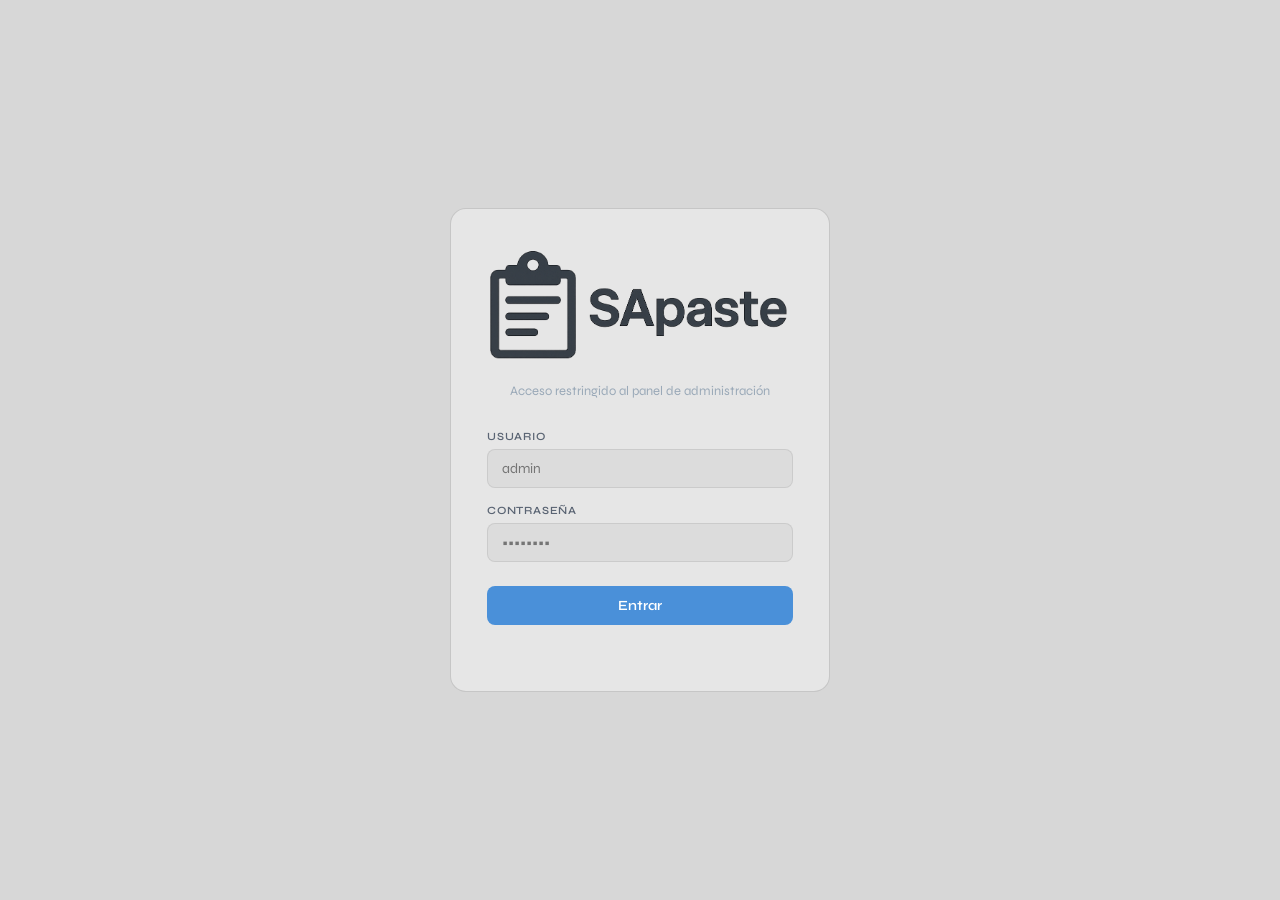
<file: web/admin dashboard/index.html>
<!DOCTYPE html>
<html lang="es">
<head>
    <meta charset="UTF-8">
    <meta name="viewport" content="width=device-width, initial-scale=1.0">
    <title>SApaste — Admin</title>
    <link rel="stylesheet" href="styles/style.css">
    <link rel="icon" href="../img/sapaste-icon.png" type="image/png">
    <link rel="preconnect" href="https://fonts.googleapis.com">
    <link href="https://fonts.googleapis.com/css2?family=JetBrains+Mono:wght@400;500&family=Syne:wght@400;500;600;700&display=swap" rel="stylesheet">
</head>
<body>

    <!-- Login overlay -->
    <div id="login-overlay" class="login-overlay">
        <div class="login-box">
            <div class="login-logo">
                <img src="../img/sapaste-logo-dark.png" alt="SApaste" class="logo-claro" width="300px">
                <img src="../img/sapaste-logo-white.png" alt="SApaste" class="logo-oscuro" width="300px">
            </div>
            <p class="login-sub">Acceso restringido al panel de administración</p>
            <div class="login-field">
                <label>Usuario</label>
                <input type="text" id="login-user" placeholder="admin" autocomplete="off">
            </div>
            <div class="login-field">
                <label>Contraseña</label>
                <input type="password" id="login-pass" placeholder="••••••••">
            </div>
            <button class="login-btn" onclick="intentarLogin()">Entrar</button>
            <p class="login-error" id="login-error"></p>
        </div>
    </div>

    <!-- Panel principal -->
    <div id="panel" class="panel hidden">

        <!-- Sidebar -->
        <aside class="sidebar">
            <div class="sidebar-logo">
                <img src="../img/sapaste-logo-dark.png" alt="SApaste" class="logo-claro" width="180px">
                <img src="../img/sapaste-logo-white.png" alt="SApaste" class="logo-oscuro" width="180px">
            </div>
            <nav class="sidebar-nav">
                <a class="nav-item active" data-section="pastes">
                    <span class="nav-icon">◈</span>
                    <span>Pastes</span>
                </a>
                <a class="nav-item" data-section="stats">
                    <span class="nav-icon">◉</span>
                    <span>Estadísticas</span>
                </a>
                <a class="nav-item" data-section="config">
                    <span class="nav-icon">◎</span>
                    <span>Configuración</span>
                </a>
            </nav>
            <div class="sidebar-footer">
                <div class="sidebar-user">
                    <div class="user-avatar">SA</div>
                    <div class="user-info">
                        <span class="user-name">admin</span>
                        <span class="user-role">superuser</span>
                    </div>
                </div>
                <button class="logout-btn" onclick="cerrarSesion()">↩</button>
            </div>
        </aside>

        <!-- Contenido principal -->
        <main class="main">

            <!-- Sección pastes -->
            <section id="section-pastes" class="section active">

                <div class="section-header">
                    <div>
                        <h1 class="section-title">Pastes</h1>
                        <p class="section-sub">Gestión completa de todos los clipboards</p>
                        <span class="reloj" id="reloj">00:00:00</span>
                    </div>
                    <button class="btn-primary" onclick="recargarTabla()">↺ Recargar</button>
                </div>

                <!-- Métricas -->
                <div class="stats-grid">
                    <div class="stat-card">
                        <div class="stat-card-text">
                            <span class="stat-label">Total</span>
                            <span class="stat-value" id="stat-total">—</span>
                        </div>
                        <div class="stat-icon">
                            <img src="../img/icons/light/total-pastes.png" alt="Total pastes" class="logo-claro" style="width: 32px; margin: auto;">
                            <img src="../img/icons/dark/total-pastes.png" alt="Total pastes" class="logo-oscuro" style="width: 32px; margin: auto;">
                        </div>
                    </div>
                    <div class="stat-card">
                        <div class="stat-card-text">
                            <span class="stat-label">Públicos</span>
                            <span class="stat-value success" id="stat-pub">15</span>
                        </div>
                        <div class="stat-icon">
                            <img src="../img/icons/shared/paste-public.png" alt="Public pastes" class="iconos-pastes">
                        </div>
                    </div>
                    <div class="stat-card">
                        <div class="stat-card-text">
                            <span class="stat-label">Con invitados</span>
                            <span class="stat-value warning" id="stat-inv">—</span>
                        </div>
                        <div class="stat-icon">
                            <img src="../img/icons/shared/paste-guests.png" alt="Pastes with guests" class="iconos-pastes">
                        </div>
                    </div>
                    <div class="stat-card">
                        <div class="stat-card-text">
                            <span class="stat-label">Estrictos</span>
                            <span class="stat-value danger" id="stat-strict">—</span>
                        </div>
                        <div class="stat-icon">
                            <img src="../img/icons/shared/paste-strict.png" alt="Strict pastes" class="iconos-pastes">
                        </div>
                        
                    </div>
                </div>

                <!-- Toolbar -->
                <div class="table-toolbar">
                    <input 
                        type="text" 
                        class="search-input" 
                        id="search-input"
                        placeholder="Buscar por título o ID..."
                        oninput="filtrarTabla()"
                    >
                    <div class="filter-group">
                        <button class="filter-btn active" data-filter="todos" onclick="setFiltro(this)">Todos</button>
                        <button class="filter-btn" data-filter="publico" onclick="setFiltro(this)">Público</button>
                        <button class="filter-btn" data-filter="invitados" onclick="setFiltro(this)">Invitados</button>
                        <button class="filter-btn" data-filter="estricto" onclick="setFiltro(this)">Estricto</button>
                    </div>
                </div>

                <!-- Tabla -->
                <div class="table-wrapper">
                    <table class="data-table">
                        <thead>
                            <tr>
                                <th>ID</th>
                                <th>Título</th>
                                <th>Preview</th>
                                <th>Visibilidad</th>
                                <th>Creado</th>
                                <th>Acciones</th>
                            </tr>
                        </thead>
                        <tbody id="tabla-body">
                            <!-- filas inyectadas por JS -->
                        </tbody>
                    </table>

                    <!-- Estado vacío -->
                    <div class="table-empty hidden" id="tabla-empty">
                        <span class="empty-icon">◌</span>
                        <span>No se encontraron pastes</span>
                    </div>

                    <!-- Estado carga -->
                    <div class="table-loading" id="tabla-loading">
                        <div class="loading-bar"></div>
                    </div>
                </div>

                <!-- Paginación -->
                <div class="pagination" id="paginacion">
                    <span class="pagination-info" id="pag-info">— resultados</span>
                    <div class="pagination-btns" id="pag-btns"></div>
                </div>

            </section>

            <!-- Sección stats (placeholder) -->
            <section id="section-stats" class="section">
                <div class="section-header">
                    <div>
                        <h1 class="section-title">Estadísticas</h1>
                        <p class="section-sub">Resumen del estado actual del sistema</p>
                    </div>
                    <button class="btn-primary" onclick="actualizarStats()">↺ Actualizar</button>
                </div>
            
                <div class="stats-grid">
                    <div class="stat-card">
                        <div class="stat-card-text">
                            <span class="stat-label">Total</span>
                            <span class="stat-value" id="stat-total">—</span>
                        </div>
                        <div class="stat-icon">
                            <img src="../img/icons/light/total-pastes.png" alt="Total pastes" class="logo-claro" style="width: 32px; margin: auto;">
                            <img src="../img/icons/dark/total-pastes.png" alt="Total pastes" class="logo-oscuro" style="width: 32px; margin: auto;">
                        </div>
                    </div>
                    <div class="stat-card">
                        <div class="stat-card-text">
                            <span class="stat-label">Públicos</span>
                            <span class="stat-value success" id="stat-pub">15</span>
                        </div>
                        <div class="stat-icon">
                            <img src="../img/icons/shared/paste-public.png" alt="Public pastes" class="iconos-pastes">
                        </div>
                    </div>
                    <div class="stat-card">
                        <div class="stat-card-text">
                            <span class="stat-label">Con invitados</span>
                            <span class="stat-value warning" id="stat-inv">—</span>
                        </div>
                        <div class="stat-icon">
                            <img src="../img/icons/shared/paste-guests.png" alt="Pastes with guests" class="iconos-pastes">
                        </div>
                    </div>
                    <div class="stat-card">
                        <div class="stat-card-text">
                            <span class="stat-label">Estrictos</span>
                            <span class="stat-value danger" id="stat-strict">—</span>
                        </div>
                        <div class="stat-icon">
                            <img src="../img/icons/shared/paste-strict.png" alt="Strict pastes" class="iconos-pastes">
                        </div>
                        
                    </div>
                </div>
            </section>

            <!-- Sección config (placeholder) -->
            <section id="section-config" class="section">
                <div class="section-header">
                    <div>
                        <h1 class="section-title">Configuración</h1>
                        <p class="section-sub">Ajustes del panel de administración</p>
                    </div>
                </div>
            
                <div class="config-card">
                    <div class="config-row">
                        <div class="config-info">
                            <span class="config-label">Tema</span>
                            <span class="config-desc">Cambia entre modo claro y oscuro</span>
                        </div>
                        <div class="theme-toggle" id="theme-toggle" onclick="toggleTema()">
                            <span class="theme-option" id="theme-claro">☀ Claro</span>
                            <span class="theme-option" id="theme-oscuro">☾ Oscuro</span>
                            <div class="theme-slider" id="theme-slider"></div>
                        </div>
                    </div>
                </div>
            </section>

        </main>
    </div>

    <!-- Modal ver/editar paste -->
    <div id="modal-paste" class="modal-overlay hidden">
        <div class="modal-box">
            <div class="modal-header">
                <div>
                    <h3 class="modal-title" id="modal-paste-titulo">Título del paste</h3>
                    <span class="mono modal-id" id="modal-paste-id">id</span>
                </div>
                <button class="modal-close" onclick="cerrarModal()">✕</button>
            </div>
            <div class="modal-body">
                <div class="modal-meta">
                    <span id="modal-paste-badge"></span>
                    <span class="modal-fecha mono" id="modal-paste-fecha"></span>
                </div>
                <div class="modal-content-preview" id="modal-paste-contenido"></div>
            </div>
            <div class="modal-footer">
                <button class="btn-secondary" onclick="cerrarModal()">Cerrar</button>
                <button class="btn-danger" id="modal-btn-eliminar">Eliminar</button>
            </div>
        </div>
    </div>

    <!-- Modal confirmar eliminar -->
    <div id="modal-confirmar" class="modal-overlay hidden">
        <div class="modal-box modal-box-sm">
            <div class="modal-header">
                <h3 class="modal-title">¿Eliminar paste?</h3>
                <button class="modal-close" onclick="cerrarConfirmar()">✕</button>
            </div>
            <p class="modal-warning-text">Esta acción no se puede deshacer. El paste y su contenido se perderán permanentemente.</p>
            <div class="modal-footer">
                <button class="btn-secondary" onclick="cerrarConfirmar()">Cancelar</button>
                <button class="btn-danger" id="confirmar-btn">Eliminar</button>
            </div>
        </div>
    </div>

    <!-- Toast container -->
    <div id="toast-container"></div>

    <script src="js/main.js"></script>
</body>
</html>
</file>
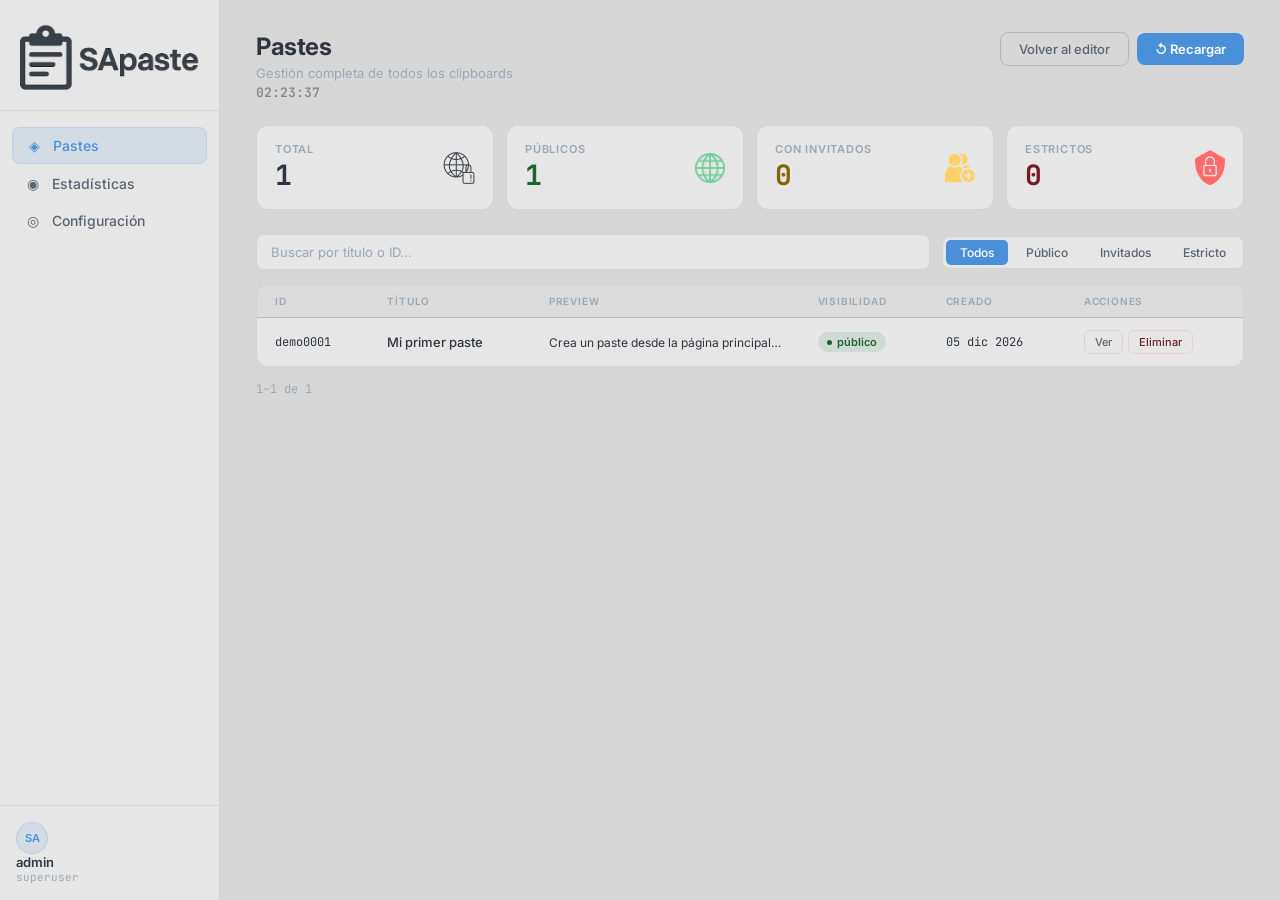
<file: docs/dashboard.html>
<!DOCTYPE html>
<html lang="es">
<head>
    <meta charset="UTF-8">
    <meta name="viewport" content="width=device-width, initial-scale=1.0">
    <title>SApaste — Admin</title>
    <link rel="stylesheet" href="styles/common.css">
    <link rel="stylesheet" href="styles/dashboard.css">
    <link rel="icon" href="img/sapaste-icon.png" type="image/png">
    <link rel="preconnect" href="https://fonts.googleapis.com">
    <link href="https://fonts.googleapis.com/css2?family=Inter:wght@400;500;600;700&family=JetBrains+Mono:wght@400;500&display=swap" rel="stylesheet">
</head>
<body>

    <!-- Panel principal -->
    <div id="panel" class="panel">

        <!-- Sidebar -->
        <aside class="sidebar">
            <div class="sidebar-logo">
                <img src="img/sapaste-logo-dark.png" alt="SApaste" class="logo-claro" width="180px">
                <img src="img/sapaste-logo-white.png" alt="SApaste" class="logo-oscuro" width="180px">
            </div>
            <nav class="sidebar-nav">
                <a class="nav-item active" data-section="pastes">
                    <span class="nav-icon">◈</span>
                    <span>Pastes</span>
                </a>
                <a class="nav-item" data-section="stats">
                    <span class="nav-icon">◉</span>
                    <span>Estadísticas</span>
                </a>
                <a class="nav-item" data-section="config">
                    <span class="nav-icon">◎</span>
                    <span>Configuración</span>
                </a>
            </nav>
            <div class="sidebar-footer">
                <div class="sidebar-user">
                    <div class="user-avatar">SA</div>
                    <div class="user-info">
                        <span class="user-name">admin</span>
                        <span class="user-role">superuser</span>
                    </div>
                </div>
            </div>
        </aside>

        <!-- Contenido principal -->
        <main class="main">

            <!-- Sección pastes -->
            <section id="section-pastes" class="section active">

                <div class="section-header">
                    <div>
                        <h1 class="section-title">Pastes</h1>
                        <p class="section-sub">Gestión completa de todos los clipboards</p>
                        <span class="reloj" id="reloj">00:00:00</span>
                    </div>
                    <div class="section-actions">
                        <a class="btn-secondary" href="index.html">Volver al editor</a>
                        <button class="btn-primary" onclick="recargarTabla()">↺ Recargar</button>
                    </div>
                </div>

                <!-- Métricas -->
                <div class="stats-grid">
                    <div class="stat-card">
                        <div class="stat-card-text">
                            <span class="stat-label">Total</span>
                            <span class="stat-value" id="stat-total">—</span>
                        </div>
                        <div class="stat-icon">
                            <img src="img/icons/light/total-pastes.png" alt="Total pastes" class="logo-claro" style="width: 32px; margin: auto;">
                            <img src="img/icons/dark/total-pastes.png" alt="Total pastes" class="logo-oscuro" style="width: 32px; margin: auto;">
                        </div>
                    </div>
                    <div class="stat-card">
                        <div class="stat-card-text">
                            <span class="stat-label">Públicos</span>
                            <span class="stat-value success" id="stat-pub">0</span>
                        </div>
                        <div class="stat-icon">
                            <img src="img/icons/shared/paste-public.png" alt="Public pastes" class="iconos-pastes">
                        </div>
                    </div>
                    <div class="stat-card">
                        <div class="stat-card-text">
                            <span class="stat-label">Con invitados</span>
                            <span class="stat-value warning" id="stat-inv">—</span>
                        </div>
                        <div class="stat-icon">
                            <img src="img/icons/shared/paste-guests.png" alt="Pastes with guests" class="iconos-pastes">
                        </div>
                    </div>
                    <div class="stat-card">
                        <div class="stat-card-text">
                            <span class="stat-label">Estrictos</span>
                            <span class="stat-value danger" id="stat-strict">—</span>
                        </div>
                        <div class="stat-icon">
                            <img src="img/icons/shared/paste-strict.png" alt="Strict pastes" class="iconos-pastes">
                        </div>
                        
                    </div>
                </div>

                <!-- Toolbar -->
                <div class="table-toolbar">
                    <input 
                        type="text" 
                        class="search-input" 
                        id="search-input"
                        placeholder="Buscar por título o ID..."
                        oninput="filtrarTabla()"
                    >
                    <div class="filter-group">
                        <button class="filter-btn active" data-filter="todos" onclick="setFiltro(this)">Todos</button>
                        <button class="filter-btn" data-filter="publico" onclick="setFiltro(this)">Público</button>
                        <button class="filter-btn" data-filter="invitados" onclick="setFiltro(this)">Invitados</button>
                        <button class="filter-btn" data-filter="estricto" onclick="setFiltro(this)">Estricto</button>
                    </div>
                </div>

                <!-- Tabla -->
                <div class="table-wrapper">
                    <table class="data-table">
                        <thead>
                            <tr>
                                <th>ID</th>
                                <th>Título</th>
                                <th>Preview</th>
                                <th>Visibilidad</th>
                                <th>Creado</th>
                                <th>Acciones</th>
                            </tr>
                        </thead>
                        <tbody id="tabla-body">
                            <!-- filas inyectadas por JS -->
                        </tbody>
                    </table>

                    <!-- Estado vacío -->
                    <div class="table-empty hidden" id="tabla-empty">
                        <span class="empty-icon">◌</span>
                        <span>No se encontraron pastes</span>
                    </div>

                    <!-- Estado carga -->
                    <div class="table" id="tabla-loading">
                        <div class="loading-bar"></div>
                    </div>
                </div>

                <!-- Paginación -->
                <div class="pagination" id="paginacion">
                    <span class="pagination-info" id="pag-info">— resultados</span>
                    <div class="pagination-btns" id="pag-btns"></div>
                </div>

            </section>

            <!-- Sección stats (placeholder) -->
            <section id="section-stats" class="section">
                <div class="section-header">
                    <div>
                        <h1 class="section-title">Estadísticas</h1>
                        <p class="section-sub">Resumen del estado actual del sistema</p>
                    </div>
                    <button class="btn-primary" onclick="actualizarStats()">↺ Actualizar</button>
                </div>
            
                <div class="stats-grid">
                    <div class="stat-card">
                        <div class="stat-card-text">
                            <span class="stat-label">Total</span>
                            <span class="stat-value" id="stat-total">—</span>
                        </div>
                        <div class="stat-icon">
                            <img src="img/icons/light/total-pastes.png" alt="Total pastes" class="logo-claro" style="width: 32px; margin: auto;">
                            <img src="img/icons/dark/total-pastes.png" alt="Total pastes" class="logo-oscuro" style="width: 32px; margin: auto;">
                        </div>
                    </div>
                    <div class="stat-card">
                        <div class="stat-card-text">
                            <span class="stat-label">Públicos</span>
                            <span class="stat-value success" id="stat-pub">0</span>
                        </div>
                        <div class="stat-icon">
                            <img src="img/icons/shared/paste-public.png" alt="Public pastes" class="iconos-pastes">
                        </div>
                    </div>
                    <div class="stat-card">
                        <div class="stat-card-text">
                            <span class="stat-label">Con invitados</span>
                            <span class="stat-value warning" id="stat-inv">—</span>
                        </div>
                        <div class="stat-icon">
                            <img src="img/icons/shared/paste-guests.png" alt="Pastes with guests" class="iconos-pastes">
                        </div>
                    </div>
                    <div class="stat-card">
                        <div class="stat-card-text">
                            <span class="stat-label">Estrictos</span>
                            <span class="stat-value danger" id="stat-strict">—</span>
                        </div>
                        <div class="stat-icon">
                            <img src="img/icons/shared/paste-strict.png" alt="Strict pastes" class="iconos-pastes">
                        </div>
                        
                    </div>
                </div>
            </section>

            <!-- Sección config (placeholder) -->
            <section id="section-config" class="section">
                <div class="section-header">
                    <div>
                        <h1 class="section-title">Configuración</h1>
                        <p class="section-sub">Ajustes del panel de administración</p>
                    </div>
                </div>
            
                <div class="config-card">
                    <div class="config-row">
                        <div class="config-info">
                            <span class="config-label">Tema</span>
                            <span class="config-desc">Cambia entre modo claro y oscuro</span>
                        </div>
                        <div class="theme-toggle" id="theme-toggle" onclick="toggleTema()">
                            <span class="theme-option" id="theme-claro">☀ Claro</span>
                            <span class="theme-option" id="theme-oscuro">☾ Oscuro</span>
                            <div class="theme-slider" id="theme-slider"></div>
                        </div>
                    </div>
                </div>
            </section>

        </main>
    </div>

    <!-- Modal ver/editar paste -->
    <div id="modal-paste" class="modal-overlay hidden">
        <div class="modal-box">
            <div class="modal-header">
                <div>
                    <h3 class="modal-title" id="modal-paste-titulo">Título del paste</h3>
                    <span class="mono modal-id" id="modal-paste-id">id</span>
                </div>
                <button class="modal-close" onclick="cerrarModal()">✕</button>
            </div>
            <div class="modal-body">
                <div class="modal-meta">
                    <span id="modal-paste-badge"></span>
                    <span class="modal-fecha mono" id="modal-paste-fecha"></span>
                </div>
                <div class="modal-content-preview" id="modal-paste-contenido"></div>
            </div>
            <div class="modal-footer">
                <button class="btn-secondary" onclick="cerrarModal()">Cerrar</button>
                <button class="btn-danger" id="modal-btn-eliminar">Eliminar</button>
            </div>
        </div>
    </div>

    <!-- Modal confirmar eliminar -->
    <div id="modal-confirmar" class="modal-overlay hidden">
        <div class="modal-box modal-box-sm">
            <div class="modal-header">
                <h3 class="modal-title">¿Eliminar paste?</h3>
                <button class="modal-close" onclick="cerrarConfirmar()">✕</button>
            </div>
            <p class="modal-warning-text">Esta acción no se puede deshacer. El paste y su contenido se perderán permanentemente.</p>
            <div class="modal-footer">
                <button class="btn-secondary" onclick="cerrarConfirmar()">Cancelar</button>
                <button class="btn-danger" id="confirmar-btn">Eliminar</button>
            </div>
        </div>
    </div>

    <!-- Toast container -->
    <div id="toast-container"></div>

    <div class="guide-overlay" id="dashboard-guide-overlay" aria-hidden="true"></div>
    <aside class="guide-dialog" id="dashboard-guide" aria-labelledby="dashboard-guide-title" aria-describedby="dashboard-guide-text" hidden>
        <div class="guide-chapters" aria-label="Apartados de la introducción">
            <div class="guide-chapter">
                <span class="guide-chapter-number">2</span>
                <span>Acceso a paste</span>
            </div>
            <div class="guide-chapter active">
                <span class="guide-chapter-number">3</span>
                <span>Dashboard</span>
            </div>
        </div>
        <span class="guide-progress">Comprobación del paste</span>
        <button class="guide-close" id="dashboard-guide-close" type="button" aria-label="Finalizar introducción">×</button>
        <h2 id="dashboard-guide-title">Tu paste en el dashboard</h2>
        <p id="dashboard-guide-text">Desde aquí puedes revisar el paste, consultar sus detalles o eliminarlo.</p>
        <button class="btn-primary" id="dashboard-guide-finish" type="button">Finalizar introducción</button>
    </aside>

    <script src="js/common.js"></script>
    <script src="js/dashboard.js"></script>
</body>
</html>
</file>
<file: web/admin dashboard/styles/style.css>
/* Reset */
*, *::before, *::after { box-sizing: border-box; margin: 0; padding: 0; }

:root {
    --bg:        #d7d7d7;
    --surface:   #e6e6e6;
    --surface-2: #dcdcdc;
    --surface-3: #d0d0d0;
    --border:    rgba(0,0,0,0.08);
    --border-2:  rgba(0,0,0,0.14);
    --text:      #2f3640;
    --text-2:    #5a6473;
    --text-3:    #9aa9b8;
    --accent:      #4a90d9;
    --accent-dim:  rgba(74,144,217,0.12);
    --success:     #1a6630;
    --success-dim: rgba(26,102,48,0.1);
    --warning:     #856404;
    --warning-dim: rgba(133,100,4,0.1);
    --danger:      #721c24;
    --danger-dim:  rgba(114,28,36,0.1);
    --mono:        'JetBrains Mono', monospace;
    --sans:        'Syne', sans-serif;
    --sidebar-w:   220px;
}

body.dark-mode {
    --bg:        #1a1a1a;
    --surface:   #2d2d2d;
    --surface-2: #262626;
    --surface-3: #333333;
    --border:    rgba(255,255,255,0.07);
    --border-2:  rgba(255,255,255,0.12);
    --text:      #f5f5f5;
    --text-2:    #aaaaaa;
    --text-3:    #666666;
    --success:     #6fcf97;
    --success-dim: rgba(111,207,151,0.12);
    --warning:     #ffd166;
    --warning-dim: rgba(255,209,102,0.12);
    --danger:      #ff6b6b;
    --danger-dim:  rgba(255,107,107,0.12);
}

body {
    font-family: var(--sans);
    background: var(--bg);
    color: var(--text);
    min-height: 100vh;
    overflow-x: hidden;
    transition: background 0.3s ease, color 0.3s ease;
}

.hidden { display: none !important; }

.logo-claro, .logo-oscuro {
    margin: auto; 
}

.logo-oscuro {
    display: none !important; 
}

.logo-claro {
    display: block; 
}

body.dark-mode .logo-claro {
    display: none !important; 
}

body.dark-mode .logo-oscuro {
    display: block !important; 
}

/* Login */
.login-overlay {
    position: fixed;
    inset: 0;
    background: var(--bg);
    display: flex;
    align-items: center;
    justify-content: center;
    z-index: 1000;
}

.login-box {
    width: 100%;
    max-width: 380px;
    padding: 40px 36px;
    background: var(--surface);
    border: 1px solid var(--border-2);
    border-radius: 16px;
    animation: fadeUp 0.4s ease;
}

.login-badge {
    font-size: 10px;
    font-family: var(--mono);
    background: var(--accent-dim);
    color: var(--accent);
    padding: 2px 8px;
    border-radius: 4px;
    border: 1px solid rgba(74,144,217,0.2);
    letter-spacing: 1px;
    text-transform: uppercase;
}

.login-sub {
    font-size: 13px;
    color: var(--text-3);
    margin-bottom: 28px;
    margin-top: 23px; 
    text-align: center;
    line-height: 1.5;
}

.login-field {
    margin-bottom: 16px;
}

.login-field label {
    display: block;
    font-size: 11px;
    font-weight: 600;
    color: var(--text-2);
    text-transform: uppercase;
    letter-spacing: 0.8px;
    margin-bottom: 6px;
}

.login-field input {
    width: 100%;
    padding: 10px 14px;
    background: var(--surface-2);
    border: 1px solid var(--border);
    border-radius: 8px;
    color: var(--text);
    font-family: var(--sans);
    font-size: 14px;
    outline: none;
    transition: border-color 0.15s;
}

.login-field input:focus { border-color: var(--accent); }

.login-btn {
    width: 100%;
    padding: 11px;
    background: var(--accent);
    color: #fff;
    border: none;
    border-radius: 8px;
    font-family: var(--sans);
    font-size: 14px;
    font-weight: 600;
    cursor: pointer;
    margin-top: 8px;
    transition: opacity 0.15s;
}
.login-btn:hover { opacity: 0.88; }

.login-error {
    font-size: 12px;
    color: var(--danger);
    margin-top: 10px;
    min-height: 16px;
    text-align: center;
}

/* Layout panel */
.panel {
    display: flex;
    min-height: 100vh;
}

/* Sidebar */
.sidebar {
    width: var(--sidebar-w);
    background: var(--surface);
    border-right: 1px solid var(--border);
    display: flex;
    flex-direction: column;
    position: fixed;
    top: 0;
    left: 0;
    height: 100vh;
    z-index: 100;
}

.sidebar-logo {
    display: flex;
    align-items: center;
    gap: 8px;
    padding: 24px 20px 20px;
    border-bottom: 1px solid var(--border);
}

.sidebar-logo-text {
    font-size: 16px;
    font-weight: 700;
    letter-spacing: -0.3px;
}

.sidebar-badge {
    font-size: 9px;
    font-family: var(--mono);
    background: var(--accent-dim);
    color: var(--accent);
    padding: 2px 6px;
    border-radius: 3px;
    border: 1px solid rgba(74,144,217,0.2);
    text-transform: uppercase;
    letter-spacing: 1px;
}

.sidebar-nav {
    flex: 1;
    padding: 16px 12px;
    display: flex;
    flex-direction: column;
    gap: 2px;
}

.nav-item {
    display: flex;
    align-items: center;
    gap: 10px;
    padding: 9px 12px;
    border-radius: 8px;
    font-size: 14px;
    font-weight: 500;
    color: var(--text-2);
    cursor: pointer;
    transition: all 0.15s;
    text-decoration: none;
    user-select: none;
}

.nav-item:hover { background: var(--surface-2); color: var(--text); }

.nav-item.active {
    background: var(--accent-dim);
    color: var(--accent);
    border: 1px solid rgba(74,144,217,0.15);
}

.nav-icon { font-size: 14px; width: 18px; text-align: center; }

.sidebar-footer {
    padding: 16px;
    border-top: 1px solid var(--border);
    display: flex;
    align-items: center;
    gap: 10px;
}

.user-avatar {
    width: 32px;
    height: 32px;
    border-radius: 50%;
    background: var(--accent-dim);
    border: 1px solid rgba(74,144,217,0.2);
    display: flex;
    align-items: center;
    justify-content: center;
    font-size: 11px;
    font-weight: 600;
    color: var(--accent);
    flex-shrink: 0;
}

.user-info {
    display: flex;
    flex-direction: column;
    flex: 1;
}

.user-name { font-size: 13px; font-weight: 600; }
.user-role { font-size: 11px; color: var(--text-3); font-family: var(--mono); }

.logout-btn {
    background: none;
    border: 1px solid var(--border);
    color: var(--text-3);
    width: 28px;
    height: 28px;
    border-radius: 6px;
    cursor: pointer;
    font-size: 14px;
    display: flex;
    align-items: center;
    justify-content: center;
    transition: all 0.15s;
    flex-shrink: 0;
}
.logout-btn:hover { color: var(--danger); border-color: var(--danger); }

/* Main */
.main {
    margin-left: var(--sidebar-w);
    flex: 1;
    padding: 32px 36px;
    min-height: 100vh;
}

.section { display: none; }
.section.active { display: block; animation: fadeUp 0.25s ease; }

.section-header {
    display: flex;
    align-items: flex-start;
    justify-content: space-between;
    margin-bottom: 24px;
}

.section-title {
    font-size: 24px;
    font-weight: 700;
    letter-spacing: -0.5px;
    margin-bottom: 4px;
}

.section-sub {
    font-size: 13px;
    color: var(--text-3);
}

.reloj {
    font-size: 13px;
    color: #888;
    font-weight: 600;
    font-family: 'JetBrains Mono', monospace;
}

/* Stats grid */
.stats-grid {
    display: grid;
    grid-template-columns: repeat(4, 1fr);
    gap: 12px;
    margin-bottom: 24px;
}

.stat-card {
    background: var(--surface);
    border: 1px solid var(--border);
    border-radius: 12px;
    padding: 16px 18px;
    display: flex;
    /* flex-direction: column; */
    justify-content: center;
    gap: 6px;
    transition: border-color 0.15s;
}

.stat-card-text { display: grid; flex-direction: column; }
.stat-icon { display: grid; margin-left: 150px;}
.stat-card:hover { border-color: var(--border-2); }

.stat-label {
    font-size: 11px;
    font-weight: 600;
    text-transform: uppercase;
    letter-spacing: 0.8px;
    color: var(--text-3);
}

.stat-value {
    font-size: 28px;
    font-weight: 700;
    font-family: var(--mono);
    color: var(--text);
    letter-spacing: -1px;
}

.stat-value.success { color: var(--success); }
.stat-value.warning { color: var(--warning); }
.stat-value.danger  { color: var(--danger); }

/* Toolbar */
.table-toolbar {
    display: flex;
    align-items: center;
    gap: 12px;
    margin-bottom: 14px;
    flex-wrap: wrap;
}

.search-input {
    flex: 1;
    min-width: 200px;
    padding: 9px 14px;
    background: var(--surface);
    border: 1px solid var(--border);
    border-radius: 8px;
    color: var(--text);
    font-family: var(--sans);
    font-size: 13px;
    outline: none;
    transition: border-color 0.15s;
}

.search-input:focus { border-color: var(--accent); }
.search-input::placeholder { color: var(--text-3); }

.filter-group {
    display: flex;
    gap: 4px;
    background: var(--surface);
    border: 1px solid var(--border);
    border-radius: 8px;
    padding: 3px;
}

.filter-btn {
    padding: 5px 14px;
    border-radius: 5px;
    border: none;
    background: transparent;
    color: var(--text-2);
    font-family: var(--sans);
    font-size: 12px;
    font-weight: 500;
    cursor: pointer;
    transition: all 0.15s;
}

.filter-btn:hover { color: var(--text); background: var(--surface-2); }
.filter-btn.active { background: var(--accent); color: #fff; }

/* Tabla */
.table-wrapper {
    background: var(--surface);
    border: 1px solid var(--border);
    border-radius: 12px;
    overflow: hidden;
    position: relative;
}

.data-table {
    width: 100%;
    border-collapse: collapse;
    font-size: 13px;
}

.data-table thead {
    background: var(--surface-2);
    border-bottom: 1px solid var(--border);
}

.data-table th {
    padding: 10px 18px;
    text-align: left;
    font-size: 10px;
    font-weight: 600;
    text-transform: uppercase;
    letter-spacing: 0.8px;
    color: var(--text-3);
    white-space: nowrap;
}

.data-table td {
    padding: 12px 18px;
    border-bottom: 1px solid var(--border);
    vertical-align: middle;
    color: var(--text);
}

.data-table tbody tr:last-child td { border-bottom: none; }

.data-table tbody tr {
    transition: background 0.1s;
    cursor: default;
}
.data-table tbody tr:hover td { background: var(--surface-2); }

.mono { font-family: var(--mono); font-size: 12px; color: var(--text-2); }

.cell-title {
    font-weight: 500;
    max-width: 180px;
    overflow: hidden;
    text-overflow: ellipsis;
    white-space: nowrap;
}

.cell-preview {
    max-width: 220px;
    overflow: hidden;
    text-overflow: ellipsis;
    white-space: nowrap;
    color: var(--text-2);
    font-size: 12px;
}

/* Badges */
.badge {
    display: inline-flex;
    align-items: center;
    gap: 5px;
    font-size: 11px;
    font-weight: 600;
    padding: 3px 9px;
    border-radius: 20px;
    white-space: nowrap;
}

.badge-dot {
    width: 5px;
    height: 5px;
    border-radius: 50%;
    flex-shrink: 0;
}

.badge-pub    { background: var(--success-dim); color: var(--success); }
.badge-inv    { background: var(--warning-dim); color: var(--warning); }
.badge-strict { background: var(--danger-dim);  color: var(--danger);  }

.badge-pub    .badge-dot { background: var(--success); }
.badge-inv    .badge-dot { background: var(--warning); }
.badge-strict .badge-dot { background: var(--danger);  }

/* Acciones tabla */
.row-actions {
    display: flex;
    gap: 5px;
}

.btn-row {
    font-size: 11px;
    padding: 4px 10px;
    border-radius: 6px;
    border: 1px solid var(--border);
    background: transparent;
    color: var(--text-2);
    cursor: pointer;
    font-family: var(--sans);
    font-weight: 500;
    transition: all 0.12s;
    white-space: nowrap;
}

.btn-row:hover { background: var(--surface-3); color: var(--text); border-color: var(--border-2); }
.btn-row.danger { color: var(--danger); border-color: rgba(255,107,107,0.2); }
.btn-row.danger:hover { background: var(--danger-dim); border-color: rgba(255,107,107,0.4); }

/* Estados tabla */
.table-empty {
    padding: 60px 20px;
    text-align: center;
    color: var(--text-3);
    font-size: 14px;
    display: flex;
    flex-direction: column;
    align-items: center;
    gap: 10px;
}

.empty-icon { font-size: 28px; color: var(--text-3); }

.table-loading {
    position: absolute;
    top: 0;
    left: 0;
    right: 0;
    height: 2px;
    overflow: hidden;
}

.loading-bar {
    height: 100%;
    background: var(--accent);
    animation: loadingSlide 1.4s ease-in-out infinite;
}

@keyframes loadingSlide {
    0%   { transform: translateX(-100%); width: 40%; }
    50%  { width: 60%; }
    100% { transform: translateX(260%); width: 40%; }
}

.table-loading.hidden { display: none; }

/* Paginación */
.pagination {
    display: flex;
    align-items: center;
    justify-content: space-between;
    margin-top: 14px;
    flex-wrap: wrap;
    gap: 8px;
}

.pagination-info {
    font-size: 12px;
    font-family: var(--mono);
    color: var(--text-3);
}

.pagination-btns {
    display: flex;
    gap: 4px;
}

.pag-btn {
    min-width: 30px;
    height: 30px;
    padding: 0 8px;
    border-radius: 6px;
    border: 1px solid var(--border);
    background: var(--surface);
    color: var(--text-2);
    font-family: var(--mono);
    font-size: 12px;
    cursor: pointer;
    transition: all 0.12s;
}

.pag-btn:hover { background: var(--surface-2); color: var(--text); border-color: var(--border-2); }
.pag-btn.active { background: var(--accent); color: #fff; border-color: var(--accent); }
.pag-btn:disabled { opacity: 0.3; cursor: not-allowed; }

/* Botones generales */
.btn-primary {
    padding: 8px 18px;
    background: var(--accent);
    color: #fff;
    border: none;
    border-radius: 8px;
    font-family: var(--sans);
    font-size: 13px;
    font-weight: 600;
    cursor: pointer;
    transition: opacity 0.15s;
}
.btn-primary:hover { opacity: 0.85; }

.btn-secondary {
    padding: 8px 18px;
    background: transparent;
    color: var(--text-2);
    border: 1px solid var(--border-2);
    border-radius: 8px;
    font-family: var(--sans);
    font-size: 13px;
    font-weight: 500;
    cursor: pointer;
    transition: all 0.15s;
}
.btn-secondary:hover { background: var(--surface-2); color: var(--text); }

.btn-danger {
    padding: 8px 18px;
    background: var(--danger-dim);
    color: var(--danger);
    border: 1px solid rgba(255,107,107,0.25);
    border-radius: 8px;
    font-family: var(--sans);
    font-size: 13px;
    font-weight: 600;
    cursor: pointer;
    transition: all 0.15s;
}
.btn-danger:hover { background: rgba(255,107,107,0.2); }

/* Modales */
.modal-overlay {
    position: fixed;
    inset: 0;
    background: rgba(0,0,0,0.6);
    backdrop-filter: blur(4px);
    z-index: 500;
    display: flex;
    align-items: center;
    justify-content: center;
    padding: 20px;
    animation: fadeIn 0.15s ease;
}

.modal-box {
    background: var(--surface);
    border: 1px solid var(--border-2);
    border-radius: 14px;
    width: 100%;
    max-width: 560px;
    max-height: 80vh;
    display: flex;
    flex-direction: column;
    animation: fadeUp 0.2s ease;
}

.modal-box-sm { max-width: 380px; padding: 24px; gap: 16px; }

.modal-header {
    display: flex;
    align-items: flex-start;
    justify-content: space-between;
    padding: 20px 24px 16px;
    border-bottom: 1px solid var(--border);
    gap: 12px;
}

.modal-title {
    font-size: 16px;
    font-weight: 600;
    color: var(--text);
}

.modal-id {
    display: block;
    margin-top: 3px;
}

.modal-close {
    background: none;
    border: 1px solid var(--border);
    color: var(--text-3);
    width: 28px;
    height: 28px;
    border-radius: 6px;
    cursor: pointer;
    font-size: 12px;
    flex-shrink: 0;
    transition: all 0.12s;
    display: flex;
    align-items: center;
    justify-content: center;
}
.modal-close:hover { color: var(--text); border-color: var(--border-2); }

.modal-body {
    padding: 20px 24px;
    overflow-y: auto;
    flex: 1;
}

.modal-meta {
    display: flex;
    align-items: center;
    gap: 10px;
    margin-bottom: 16px;
}

.modal-fecha { font-size: 11px; color: var(--text-3); }

.modal-content-preview {
    background: var(--surface-2);
    border: 1px solid var(--border);
    border-radius: 8px;
    padding: 14px 16px;
    font-size: 13px;
    line-height: 1.7;
    color: var(--text-2);
    max-height: 300px;
    overflow-y: auto;
    word-break: break-word;
}

.modal-warning-text {
    font-size: 13px;
    color: var(--text-2);
    line-height: 1.6;
    padding: 0 0 8px;
}

.modal-footer {
    padding: 16px 24px;
    border-top: 1px solid var(--border);
    display: flex;
    justify-content: flex-end;
    gap: 8px;
}

.modal-box-sm .modal-footer {
    border-top: none;
    padding: 0;
}

/* Placeholder secciones */
.placeholder-section {
    display: flex;
    flex-direction: column;
    align-items: center;
    justify-content: center;
    padding: 80px 20px;
    color: var(--text-3);
    text-align: center;
    gap: 16px;
    background: var(--surface);
    border: 1px solid var(--border);
    border-radius: 12px;
}

.placeholder-icon { font-size: 36px; }
.placeholder-section p { font-size: 14px; line-height: 1.6; max-width: 320px; }

/* Toasts */
#toast-container {
    position: fixed;
    top: 20px;
    right: 20px;
    display: flex;
    flex-direction: column;
    gap: 8px;
    z-index: 9999;
}

.toast {
    display: flex;
    align-items: center;
    gap: 10px;
    padding: 11px 16px;
    border-radius: 8px;
    font-size: 13px;
    font-weight: 500;
    border: 1px solid;
    animation: slideIn 0.25s ease;
    max-width: 300px;
}

.toast.verde   { background: var(--success-dim); color: var(--success); border-color: rgba(111,207,151,0.2); }
.toast.rojo    { background: var(--danger-dim);  color: var(--danger);  border-color: rgba(255,107,107,0.2); }
.toast.amarillo{ background: var(--warning-dim); color: var(--warning); border-color: rgba(255,209,102,0.2); }

/* Animaciones */
@keyframes fadeUp {
    from { opacity: 0; transform: translateY(10px); }
    to   { opacity: 1; transform: translateY(0); }
}

@keyframes fadeIn {
    from { opacity: 0; }
    to   { opacity: 1; }
}

@keyframes slideIn {
    from { opacity: 0; transform: translateX(20px); }
    to   { opacity: 1; transform: translateX(0); }
}

/* Scrollbar */
::-webkit-scrollbar { width: 4px; height: 4px; }
::-webkit-scrollbar-track { background: transparent; }
::-webkit-scrollbar-thumb { background: var(--border-2); border-radius: 2px; }

/* Configuración */
.config-card {
    background: var(--surface);
    border: 1px solid var(--border);
    border-radius: 12px;
    overflow: hidden;
}

.config-row {
    display: flex;
    align-items: center;
    justify-content: space-between;
    padding: 20px 24px;
    border-bottom: 1px solid var(--border);
    gap: 20px;
}

.config-row:last-child { border-bottom: none; }

.config-info { display: flex; flex-direction: column; gap: 3px; }
.config-label { font-size: 14px; font-weight: 600; color: var(--text); }
.config-desc  { font-size: 12px; color: var(--text-3); }

.theme-toggle {
    position: relative;
    display: flex;
    background: var(--surface-2);
    border: 1px solid var(--border-2);
    border-radius: 8px;
    padding: 3px;
    cursor: pointer;
    user-select: none;
    gap: 2px;
}

.theme-option {
    position: relative;
    z-index: 1;
    padding: 6px 16px;
    font-size: 12px;
    font-weight: 600;
    color: var(--text-3);
    border-radius: 6px;
    transition: color 0.2s;
    white-space: nowrap;
}

.theme-option.active { color: var(--text); }

.theme-slider {
    position: absolute;
    top: 3px;
    left: 3px;
    height: calc(100% - 6px);
    background: var(--surface);
    border: 1px solid var(--border-2);
    border-radius: 6px;
    transition: transform 0.25s cubic-bezier(0.4, 0, 0.2, 1), width 0.25s;
    box-shadow: 0 1px 4px rgba(0,0,0,0.15);
}

/* Iconos */
.iconos-pastes { width: 30px; margin: auto; }
.icono-claro  { display: block; }
.icono-oscuro { display: none;  }

body.dark-mode .icono-claro  { display: none;  }
body.dark-mode .icono-oscuro { display: block; }
</file>
<file: docs/styles/common.css>
.logo-oscuro {
    display: none !important;
}

.logo-claro {
    display: block;
}

body.dark-mode .logo-claro {
    display: none !important;
}

body.dark-mode .logo-oscuro {
    display: block !important;
}

.icono-claro {
    display: block;
}

.icono-oscuro {
    display: none;
}

body.dark-mode .icono-claro {
    display: none;
}

body.dark-mode .icono-oscuro {
    display: block;
}

.guide-chapters {
    display: grid;
    grid-template-columns: repeat(2, minmax(0, 1fr));
    gap: 6px;
    margin: 0 10px 14px 0;
}

.guide-chapter {
    display: flex;
    align-items: center;
    gap: 7px;
    min-width: 0;
    padding: 8px;
    border: 1px solid #9aa9b8;
    border-radius: 9px;
    color: #777;
    font-size: 11px;
    font-weight: 600;
    line-height: 1.25;
}

.guide-chapter[hidden] {
    display: none;
}

body.dark-mode .guide-chapter {
    border-color: #444;
    color: #bbb;
}

.guide-chapter.active {
    border-color: #4a90d9;
    background: rgba(74, 144, 217, 0.1);
    color: var(--texto-color, var(--text, #2f3640));
}

.guide-chapter-number {
    display: inline-flex;
    align-items: center;
    justify-content: center;
    flex: 0 0 20px;
    width: 20px;
    height: 20px;
    border-radius: 50%;
    background: #9aa9b8;
    color: var(--texto-color, var(--text, #2f3640));
    font-size: 11px;
    font-weight: 700;
}

body.dark-mode .guide-chapter-number {
    background: #444;
    color: #ddd;
}

.guide-chapter.active .guide-chapter-number {
    background: #4a90d9;
    color: #fff;
}

body.dark-mode .guide-chapter.active {
    border-color: #4a90d9;
    background: rgba(74, 144, 217, 0.1);
    color: var(--text, #f5f5f5);
}

.guide-progress {
    display: block;
    margin-bottom: 10px;
    color: #4a90d9;
    font-size: 12px;
    font-weight: 700;
    text-transform: uppercase;
    letter-spacing: 0.08em;
}

.guide-overlay {
    display: none;
    position: fixed;
    inset: 0;
    z-index: 9998;
    background: rgba(18, 22, 28, 0.28);
    backdrop-filter: blur(3px);
}

.guide-overlay.visible {
    display: block;
}

.guide-dialog {
    position: fixed;
    z-index: 10001;
    width: min(320px, calc(100vw - 32px));
    padding: 20px;
    border: 1px solid var(--border-color, #9aa9b8);
    border-radius: 14px;
    background: var(--cuadro-bg, var(--surface, #e6e6e6));
    color: var(--texto-color, var(--text, #2f3640));
    box-shadow: 0 8px 28px rgba(0, 0, 0, 0.25);
}

.guide-dialog[hidden] {
    display: none;
}

body.dark-mode .guide-dialog {
    border-color: #444;
}

.guide-dialog h2 {
    margin: 0 28px 8px 0;
    font-size: 18px;
}

.guide-dialog p {
    margin: 0 0 16px;
    color: #777;
    font-size: 14px;
    line-height: 1.5;
}

body.dark-mode .guide-dialog p {
    color: #bbb;
}

.guide-close {
    position: absolute;
    top: 10px;
    right: 12px;
    padding: 0 4px;
    border: 0;
    background: transparent;
    color: #888;
    font-size: 23px;
    line-height: 1;
    cursor: pointer;
}

.toast {
    display: flex;
    align-items: center;
    gap: 10px;
    padding: 12px 18px;
    border: 1px solid transparent;
    border-radius: 10px;
    font-size: 14px;
    font-weight: 600;
    box-shadow: 0 4px 16px rgba(0, 0, 0, 0.15);
    animation: commonToastEnter 0.3s ease;
    max-width: 320px;
}

.toast-icono {
    flex: 0 0 auto;
    font-size: 16px;
}

@keyframes commonToastEnter {
    from { opacity: 0; transform: translateX(40px); }
    to { opacity: 1; transform: translateX(0); }
}
</file>
<file: docs/styles/dashboard.css>
/* Reset */
*, *::before, *::after { box-sizing: border-box; margin: 0; padding: 0; }

:root {
    --bg:        #d7d7d7;
    --surface:   #e6e6e6;
    --surface-2: #dcdcdc;
    --surface-3: #d0d0d0;
    --border:    rgba(0,0,0,0.08);
    --border-2:  rgba(0,0,0,0.14);
    --text:      #2f3640;
    --text-2:    #5a6473;
    --text-3:    #9aa9b8;
    --accent:      #4a90d9;
    --accent-dim:  rgba(74,144,217,0.12);
    --success:     #1a6630;
    --success-dim: rgba(26,102,48,0.1);
    --warning:     #856404;
    --warning-dim: rgba(133,100,4,0.1);
    --danger:      #721c24;
    --danger-dim:  rgba(114,28,36,0.1);
    --mono:        'JetBrains Mono', monospace;
    --sans:        'Inter', sans-serif;
    --sidebar-w:   220px;
}

body.dark-mode {
    --bg:        #1a1a1a;
    --surface:   #2d2d2d;
    --surface-2: #262626;
    --surface-3: #333333;
    --border:    rgba(255,255,255,0.07);
    --border-2:  rgba(255,255,255,0.12);
    --text:      #f5f5f5;
    --text-2:    #aaaaaa;
    --text-3:    #666666;
    --success:     #6fcf97;
    --success-dim: rgba(111,207,151,0.12);
    --warning:     #ffd166;
    --warning-dim: rgba(255,209,102,0.12);
    --danger:      #ff6b6b;
    --danger-dim:  rgba(255,107,107,0.12);
}

body {
    font-family: var(--sans);
    background: var(--bg);
    color: var(--text);
    min-height: 100vh;
    overflow-x: hidden;
    transition: background 0.3s ease, color 0.3s ease;
}

.hidden { display: none !important; }

.logo-claro, .logo-oscuro {
    margin: auto; 
}

/* Login */
.login-overlay {
    position: fixed;
    inset: 0;
    background: var(--bg);
    display: flex;
    align-items: center;
    justify-content: center;
    z-index: 1000;
}

.login-box {
    width: 100%;
    max-width: 380px;
    padding: 40px 36px;
    background: var(--surface);
    border: 1px solid var(--border-2);
    border-radius: 16px;
    animation: fadeUp 0.4s ease;
}

.login-badge {
    font-size: 10px;
    font-family: var(--mono);
    background: var(--accent-dim);
    color: var(--accent);
    padding: 2px 8px;
    border-radius: 4px;
    border: 1px solid rgba(74,144,217,0.2);
    letter-spacing: 1px;
    text-transform: uppercase;
}

.login-sub {
    font-size: 13px;
    color: var(--text-3);
    margin-bottom: 28px;
    margin-top: 23px; 
    text-align: center;
    line-height: 1.5;
}

.login-field {
    margin-bottom: 16px;
}

.login-field label {
    display: block;
    font-size: 11px;
    font-weight: 600;
    color: var(--text-2);
    text-transform: uppercase;
    letter-spacing: 0.8px;
    margin-bottom: 6px;
}

.login-field input {
    width: 100%;
    padding: 10px 14px;
    background: var(--surface-2);
    border: 1px solid var(--border);
    border-radius: 8px;
    color: var(--text);
    font-family: var(--sans);
    font-size: 14px;
    outline: none;
    transition: border-color 0.15s;
}

.login-field input:focus { border-color: var(--accent); }

.login-btn {
    width: 100%;
    padding: 11px;
    background: var(--accent);
    color: #fff;
    border: none;
    border-radius: 8px;
    font-family: var(--sans);
    font-size: 14px;
    font-weight: 600;
    cursor: pointer;
    margin-top: 8px;
    transition: opacity 0.15s;
}
.login-btn:hover { opacity: 0.88; }

.login-error {
    font-size: 12px;
    color: var(--danger);
    margin-top: 10px;
    min-height: 16px;
    text-align: center;
}

/* Layout panel */
.panel {
    display: flex;
    min-height: 100vh;
}

/* Sidebar */
.sidebar {
    width: var(--sidebar-w);
    background: var(--surface);
    border-right: 1px solid var(--border);
    display: flex;
    flex-direction: column;
    position: fixed;
    top: 0;
    left: 0;
    height: 100vh;
    z-index: 100;
}

.sidebar-logo {
    display: flex;
    align-items: center;
    gap: 8px;
    padding: 24px 20px 20px;
    border-bottom: 1px solid var(--border);
}

.sidebar-logo-text {
    font-size: 16px;
    font-weight: 700;
    letter-spacing: -0.3px;
}

.sidebar-badge {
    font-size: 9px;
    font-family: var(--mono);
    background: var(--accent-dim);
    color: var(--accent);
    padding: 2px 6px;
    border-radius: 3px;
    border: 1px solid rgba(74,144,217,0.2);
    text-transform: uppercase;
    letter-spacing: 1px;
}

.sidebar-nav {
    flex: 1;
    padding: 16px 12px;
    display: flex;
    flex-direction: column;
    gap: 2px;
}

.nav-item {
    display: flex;
    align-items: center;
    gap: 10px;
    padding: 9px 12px;
    border-radius: 8px;
    font-size: 14px;
    font-weight: 500;
    color: var(--text-2);
    cursor: pointer;
    transition: all 0.15s;
    text-decoration: none;
    user-select: none;
}

.nav-item:hover { background: var(--surface-2); color: var(--text); }

.nav-item.active {
    background: var(--accent-dim);
    color: var(--accent);
    border: 1px solid rgba(74,144,217,0.15);
}

.nav-icon { font-size: 14px; width: 18px; text-align: center; }

.sidebar-footer {
    padding: 16px;
    border-top: 1px solid var(--border);
    display: flex;
    align-items: center;
    gap: 10px;
}

.user-avatar {
    width: 32px;
    height: 32px;
    border-radius: 50%;
    background: var(--accent-dim);
    border: 1px solid rgba(74,144,217,0.2);
    display: flex;
    align-items: center;
    justify-content: center;
    font-size: 11px;
    font-weight: 600;
    color: var(--accent);
    flex-shrink: 0;
}

.user-info {
    display: flex;
    flex-direction: column;
    flex: 1;
}

.user-name { font-size: 13px; font-weight: 600; }
.user-role { font-size: 11px; color: var(--text-3); font-family: var(--mono); }

.logout-btn {
    background: none;
    border: 1px solid var(--border);
    color: var(--text-3);
    width: 28px;
    height: 28px;
    border-radius: 6px;
    cursor: pointer;
    font-size: 14px;
    display: flex;
    align-items: center;
    justify-content: center;
    transition: all 0.15s;
    flex-shrink: 0;
}
.logout-btn:hover { color: var(--danger); border-color: var(--danger); }

/* Main */
.main {
    margin-left: var(--sidebar-w);
    flex: 1;
    min-width: 0;
    padding: 32px 36px;
    min-height: 100vh;
}

.section { display: none; }
.section.active { display: block; animation: fadeUp 0.25s ease; }

.section-header {
    display: flex;
    align-items: flex-start;
    justify-content: space-between;
    flex-wrap: wrap;
    margin-bottom: 24px;
}

.section-actions {
    display: flex;
    align-items: center;
    gap: 8px;
    flex-wrap: wrap;
}

.section-actions a {
    text-decoration: none;
    white-space: nowrap;
}

.section-title {
    font-size: 24px;
    font-weight: 700;
    letter-spacing: -0.5px;
    margin-bottom: 4px;
}

.section-sub {
    font-size: 13px;
    color: var(--text-3);
}

.reloj {
    font-size: 13px;
    color: #888;
    font-weight: 600;
    font-family: 'JetBrains Mono', monospace;
}

/* Stats grid */
.stats-grid {
    display: grid;
    grid-template-columns: repeat(4, 1fr);
    gap: 12px;
    margin-bottom: 24px;
}

.stat-card {
    background: var(--surface);
    border: 1px solid var(--border);
    border-radius: 12px;
    padding: 16px 18px;
    display: flex;
    /* flex-direction: column; */
    justify-content: center;
    gap: 6px;
    transition: border-color 0.15s;
}

.stat-card-text { display: grid; flex-direction: column; }
.stat-icon { display: grid; margin-left: auto;}
.stat-card:hover { border-color: var(--border-2); }

.stat-label {
    font-size: 11px;
    font-weight: 600;
    text-transform: uppercase;
    letter-spacing: 0.8px;
    color: var(--text-3);
}

.stat-value {
    font-size: 28px;
    font-weight: 700;
    font-family: var(--mono);
    color: var(--text);
    letter-spacing: -1px;
}

.stat-value.success { color: var(--success); }
.stat-value.warning { color: var(--warning); }
.stat-value.danger  { color: var(--danger); }

/* Toolbar */
.table-toolbar {
    display: flex;
    align-items: center;
    gap: 12px;
    margin-bottom: 14px;
    flex-wrap: wrap;
}

.search-input {
    flex: 1;
    min-width: 200px;
    padding: 9px 14px;
    background: var(--surface);
    border: 1px solid var(--border);
    border-radius: 8px;
    color: var(--text);
    font-family: var(--sans);
    font-size: 13px;
    outline: none;
    transition: border-color 0.15s;
}

.search-input:focus { border-color: var(--accent); }
.search-input::placeholder { color: var(--text-3); }

.filter-group {
    display: flex;
    gap: 4px;
    background: var(--surface);
    border: 1px solid var(--border);
    border-radius: 8px;
    padding: 3px;
}

.filter-btn {
    padding: 5px 14px;
    border-radius: 5px;
    border: none;
    background: transparent;
    color: var(--text-2);
    font-family: var(--sans);
    font-size: 12px;
    font-weight: 500;
    cursor: pointer;
    transition: all 0.15s;
}

.filter-btn:hover { color: var(--text); background: var(--surface-2); }
.filter-btn.active { background: var(--accent); color: #fff; }

/* Tabla */
.table-wrapper {
    background: var(--surface);
    border: 1px solid var(--border);
    border-radius: 12px;
    overflow: hidden;
    position: relative;
}

.data-table {
    width: 100%;
    border-collapse: collapse;
    font-size: 13px;
}

.data-table thead {
    background: var(--surface-2);
    border-bottom: 1px solid var(--border);
}

.data-table th {
    padding: 10px 18px;
    text-align: left;
    font-size: 10px;
    font-weight: 600;
    text-transform: uppercase;
    letter-spacing: 0.8px;
    color: var(--text-3);
    white-space: nowrap;
}

.data-table td {
    padding: 12px 18px;
    border-bottom: 1px solid var(--border);
    vertical-align: middle;
    color: var(--text);
}

.data-table tbody tr:last-child td { border-bottom: none; }

.data-table tbody tr {
    transition: background 0.1s;
    cursor: default;
}
.data-table tbody tr:hover td { background: var(--surface-2); }

.mono { font-family: var(--mono); font-size: 12px; color: var(--text-2); }

.cell-title {
    font-weight: 500;
    max-width: 180px;
    overflow: hidden;
    text-overflow: ellipsis;
    white-space: nowrap;
}

.cell-preview {
    max-width: 220px;
    overflow: hidden;
    text-overflow: ellipsis;
    white-space: nowrap;
    color: var(--text-2);
    font-size: 12px;
}

/* Badges */
.badge {
    display: inline-flex;
    align-items: center;
    gap: 5px;
    font-size: 11px;
    font-weight: 600;
    padding: 3px 9px;
    border-radius: 20px;
    white-space: nowrap;
}

.badge-dot {
    width: 5px;
    height: 5px;
    border-radius: 50%;
    flex-shrink: 0;
}

.badge-pub    { background: var(--success-dim); color: var(--success); }
.badge-inv    { background: var(--warning-dim); color: var(--warning); }
.badge-strict { background: var(--danger-dim);  color: var(--danger);  }

.badge-pub    .badge-dot { background: var(--success); }
.badge-inv    .badge-dot { background: var(--warning); }
.badge-strict .badge-dot { background: var(--danger);  }

/* Acciones tabla */
.row-actions {
    display: flex;
    gap: 5px;
}

.btn-row {
    font-size: 11px;
    padding: 4px 10px;
    border-radius: 6px;
    border: 1px solid var(--border);
    background: transparent;
    color: var(--text-2);
    cursor: pointer;
    font-family: var(--sans);
    font-weight: 500;
    transition: all 0.12s;
    white-space: nowrap;
}

.btn-row:hover { background: var(--surface-3); color: var(--text); border-color: var(--border-2); }
.btn-row.danger { color: var(--danger); border-color: rgba(255,107,107,0.2); }
.btn-row.danger:hover { background: var(--danger-dim); border-color: rgba(255,107,107,0.4); }

/* Estados tabla */
.table-empty {
    padding: 60px 20px;
    text-align: center;
    color: var(--text-3);
    font-size: 14px;
    display: flex;
    flex-direction: column;
    align-items: center;
    gap: 10px;
}

.empty-icon { font-size: 28px; color: var(--text-3); }

.table-loading {
    position: absolute;
    top: 0;
    left: 0;
    right: 0;
    height: 2px;
    overflow: hidden;
}

.loading-bar {
    height: 100%;
    background: var(--accent);
    animation: loadingSlide 1.4s ease-in-out infinite;
}

@keyframes loadingSlide {
    0%   { transform: translateX(-100%); width: 40%; }
    50%  { width: 60%; }
    100% { transform: translateX(260%); width: 40%; }
}

.table-loading.hidden { display: none; }

/* Paginación */
.pagination {
    display: flex;
    align-items: center;
    justify-content: space-between;
    margin-top: 14px;
    flex-wrap: wrap;
    gap: 8px;
}

.pagination-info {
    font-size: 12px;
    font-family: var(--mono);
    color: var(--text-3);
}

.pagination-btns {
    display: flex;
    gap: 4px;
}

.pag-btn {
    min-width: 30px;
    height: 30px;
    padding: 0 8px;
    border-radius: 6px;
    border: 1px solid var(--border);
    background: var(--surface);
    color: var(--text-2);
    font-family: var(--mono);
    font-size: 12px;
    cursor: pointer;
    transition: all 0.12s;
}

.pag-btn:hover { background: var(--surface-2); color: var(--text); border-color: var(--border-2); }
.pag-btn.active { background: var(--accent); color: #fff; border-color: var(--accent); }
.pag-btn:disabled { opacity: 0.3; cursor: not-allowed; }

/* Botones generales */
.btn-primary {
    padding: 8px 18px;
    background: var(--accent);
    color: #fff;
    border: none;
    border-radius: 8px;
    font-family: var(--sans);
    font-size: 13px;
    font-weight: 600;
    cursor: pointer;
    transition: opacity 0.15s;
}
.btn-primary:hover { opacity: 0.85; }

.btn-secondary {
    padding: 8px 18px;
    background: transparent;
    color: var(--text-2);
    border: 1px solid var(--border-2);
    border-radius: 8px;
    font-family: var(--sans);
    font-size: 13px;
    font-weight: 500;
    cursor: pointer;
    transition: all 0.15s;
}
.btn-secondary:hover { background: var(--surface-2); color: var(--text); }

.btn-danger {
    padding: 8px 18px;
    background: var(--danger-dim);
    color: var(--danger);
    border: 1px solid rgba(255,107,107,0.25);
    border-radius: 8px;
    font-family: var(--sans);
    font-size: 13px;
    font-weight: 600;
    cursor: pointer;
    transition: all 0.15s;
}
.btn-danger:hover { background: rgba(255,107,107,0.2); }

/* Modales */
.modal-overlay {
    position: fixed;
    inset: 0;
    background: rgba(0,0,0,0.6);
    backdrop-filter: blur(4px);
    z-index: 500;
    display: flex;
    align-items: center;
    justify-content: center;
    padding: 20px;
    animation: fadeIn 0.15s ease;
}

.modal-box {
    background: var(--surface);
    border: 1px solid var(--border-2);
    border-radius: 14px;
    width: 100%;
    max-width: 560px;
    max-height: 80vh;
    display: flex;
    flex-direction: column;
    animation: fadeUp 0.2s ease;
}

.modal-box-sm { max-width: 380px; padding: 24px; gap: 16px; }

.modal-header {
    display: flex;
    align-items: flex-start;
    justify-content: space-between;
    padding: 20px 24px 16px;
    border-bottom: 1px solid var(--border);
    gap: 12px;
}

.modal-title {
    font-size: 16px;
    font-weight: 600;
    color: var(--text);
}

.modal-id {
    display: block;
    margin-top: 3px;
}

.modal-close {
    background: none;
    border: 1px solid var(--border);
    color: var(--text-3);
    width: 28px;
    height: 28px;
    border-radius: 6px;
    cursor: pointer;
    font-size: 12px;
    flex-shrink: 0;
    transition: all 0.12s;
    display: flex;
    align-items: center;
    justify-content: center;
}
.modal-close:hover { color: var(--text); border-color: var(--border-2); }

.modal-body {
    padding: 20px 24px;
    overflow-y: auto;
    flex: 1;
}

.modal-meta {
    display: flex;
    align-items: center;
    gap: 10px;
    margin-bottom: 16px;
}

.modal-fecha { font-size: 11px; color: var(--text-3); }

.modal-content-preview {
    background: var(--surface-2);
    border: 1px solid var(--border);
    border-radius: 8px;
    padding: 14px 16px;
    font-size: 13px;
    line-height: 1.7;
    color: var(--text-2);
    max-height: 300px;
    overflow-y: auto;
    word-break: break-word;
}

.modal-warning-text {
    font-size: 13px;
    color: var(--text-2);
    line-height: 1.6;
    padding: 0 0 8px;
}

.modal-footer {
    padding: 16px 24px;
    border-top: 1px solid var(--border);
    display: flex;
    justify-content: flex-end;
    gap: 8px;
}

.modal-box-sm .modal-footer {
    border-top: none;
    padding: 0;
}

/* Placeholder secciones */
.placeholder-section {
    display: flex;
    flex-direction: column;
    align-items: center;
    justify-content: center;
    padding: 80px 20px;
    color: var(--text-3);
    text-align: center;
    gap: 16px;
    background: var(--surface);
    border: 1px solid var(--border);
    border-radius: 12px;
}

.placeholder-icon { font-size: 36px; }
.placeholder-section p { font-size: 14px; line-height: 1.6; max-width: 320px; }

/* Toasts */
#toast-container {
    position: fixed;
    top: 20px;
    right: 20px;
    display: flex;
    flex-direction: column;
    gap: 8px;
    z-index: 9999;
}

.toast.verde   { background: var(--success-dim); color: var(--success); border-color: rgba(111,207,151,0.2); }
.toast.rojo    { background: var(--danger-dim);  color: var(--danger);  border-color: rgba(255,107,107,0.2); }
.toast.amarillo{ background: var(--warning-dim); color: var(--warning); border-color: rgba(255,209,102,0.2); }

/* Animaciones */
@keyframes fadeUp {
    from { opacity: 0; transform: translateY(10px); }
    to   { opacity: 1; transform: translateY(0); }
}

@keyframes fadeIn {
    from { opacity: 0; }
    to   { opacity: 1; }
}

/* Scrollbar */
::-webkit-scrollbar { width: 4px; height: 4px; }
::-webkit-scrollbar-track { background: transparent; }
::-webkit-scrollbar-thumb { background: var(--border-2); border-radius: 2px; }

/* Configuración */
.config-card {
    background: var(--surface);
    border: 1px solid var(--border);
    border-radius: 12px;
    overflow: hidden;
}

.config-row {
    display: flex;
    align-items: center;
    justify-content: space-between;
    padding: 20px 24px;
    border-bottom: 1px solid var(--border);
    gap: 20px;
}

.config-row:last-child { border-bottom: none; }

.config-info { display: flex; flex-direction: column; gap: 3px; }
.config-label { font-size: 14px; font-weight: 600; color: var(--text); }
.config-desc  { font-size: 12px; color: var(--text-3); }

.theme-toggle {
    position: relative;
    display: flex;
    background: var(--surface-2);
    border: 1px solid var(--border-2);
    border-radius: 8px;
    padding: 3px;
    cursor: pointer;
    user-select: none;
    gap: 2px;
}

.theme-option {
    position: relative;
    z-index: 1;
    padding: 6px 16px;
    font-size: 12px;
    font-weight: 600;
    color: var(--text-3);
    border-radius: 6px;
    transition: color 0.2s;
    white-space: nowrap;
}

.theme-option.active { color: var(--text); }

.theme-slider {
    position: absolute;
    top: 3px;
    left: 3px;
    height: calc(100% - 6px);
    background: var(--surface);
    border: 1px solid var(--border-2);
    border-radius: 6px;
    transition: transform 0.25s cubic-bezier(0.4, 0, 0.2, 1), width 0.25s;
    box-shadow: 0 1px 4px rgba(0,0,0,0.15);
}

/* Iconos */
.iconos-pastes { width: 30px; margin: auto; }

/* Introducción al dashboard */
.modal-overlay {
    z-index: 10002;
}

.dashboard-guide-target td {
    position: relative;
    z-index: 10000;
    box-shadow: 0 0 0 9999px rgba(18, 22, 28, 0.62);
}

#dashboard-guide .btn-primary {
    width: auto;
    padding: 8px 16px;
    border: 1px solid var(--accent);
    border-radius: 8px;
    font-size: 14px;
}

@media (max-width: 900px) {
    :root {
        --sidebar-w: 72px;
    }

    .sidebar-logo {
        padding: 20px 10px;
    }

    .sidebar-logo img {
        width: 48px;
        object-fit: cover;
        object-position: left;
    }

    .sidebar-nav {
        align-items: center;
        padding-right: 8px;
        padding-left: 8px;
    }

    .sidebar-nav .nav-item {
        justify-content: center;
        width: 100%;
        padding: 10px 6px;
    }

    .sidebar-nav .nav-item > span:last-child,
    .sidebar-footer .user-info {
        display: none;
    }

    .sidebar-footer {
        justify-content: center;
        padding: 12px 6px;
    }

    .stats-grid {
        grid-template-columns: repeat(2, minmax(0, 1fr));
    }

    .table-wrapper {
        overflow-x: auto;
    }

    .data-table {
        min-width: 760px;
    }

    .main {
        padding: 28px 22px;
    }
}

@media (max-width: 620px) {
    .panel {
        display: block;
    }

    .sidebar {
        position: static;
        width: 100%;
        height: auto;
        border-right: 0;
        border-bottom: 1px solid var(--border);
    }

    .sidebar-logo {
        justify-content: center;
        padding: 12px;
    }

    .sidebar-logo img {
        width: 150px;
        object-fit: contain;
    }

    .sidebar-nav {
        flex-direction: row;
        justify-content: center;
        padding: 8px;
    }

    .sidebar-nav .nav-item {
        width: auto;
        padding: 8px 10px;
    }

    .sidebar-nav .nav-item > span:last-child {
        display: inline;
    }

    .sidebar-footer {
        display: none;
    }

    .main {
        min-height: calc(100vh - 120px);
        margin-left: 0;
        padding: 22px 14px;
    }

    .section-header {
        gap: 12px;
        align-items: flex-start;
    }

    .section-title {
        font-size: 21px;
    }

    .stats-grid {
        gap: 8px;
    }

    .stat-card {
        padding: 12px;
    }

    .stat-icon {
        margin-left: auto;
    }

    .stat-icon img {
        max-width: 24px;
    }

    .table-toolbar {
        align-items: stretch;
    }

    .search-input {
        min-width: 100%;
    }

    .filter-group {
        max-width: 100%;
        overflow-x: auto;
    }

    .filter-btn {
        padding-right: 10px;
        padding-left: 10px;
    }

    .section-actions {
        justify-content: flex-end;
    }
}

@media (max-width: 480px) {
    .sidebar-nav {
        flex-wrap: wrap;
    }

    .sidebar-nav .nav-item {
        gap: 6px;
        padding-right: 7px;
        padding-left: 7px;
        font-size: 12px;
        white-space: nowrap;
    }

    .main {
        padding: 18px 12px;
    }

    .section-header {
        align-items: flex-start;
    }

    .section-actions {
        width: 100%;
        justify-content: flex-start;
    }

    .section-actions .btn-primary,
    .section-actions .btn-secondary {
        padding: 8px 12px;
        font-size: 12px;
    }

    .data-table th,
    .data-table td {
        padding-right: 12px;
        padding-left: 12px;
    }

    .modal-overlay {
        padding: 12px;
    }

    .modal-box {
        max-height: calc(100vh - 24px);
    }

    .modal-header {
        padding: 16px 18px 12px;
    }

    .modal-body {
        padding: 16px 18px;
    }

    .modal-footer {
        padding: 12px 18px;
        flex-wrap: wrap;
    }
}
</file>
